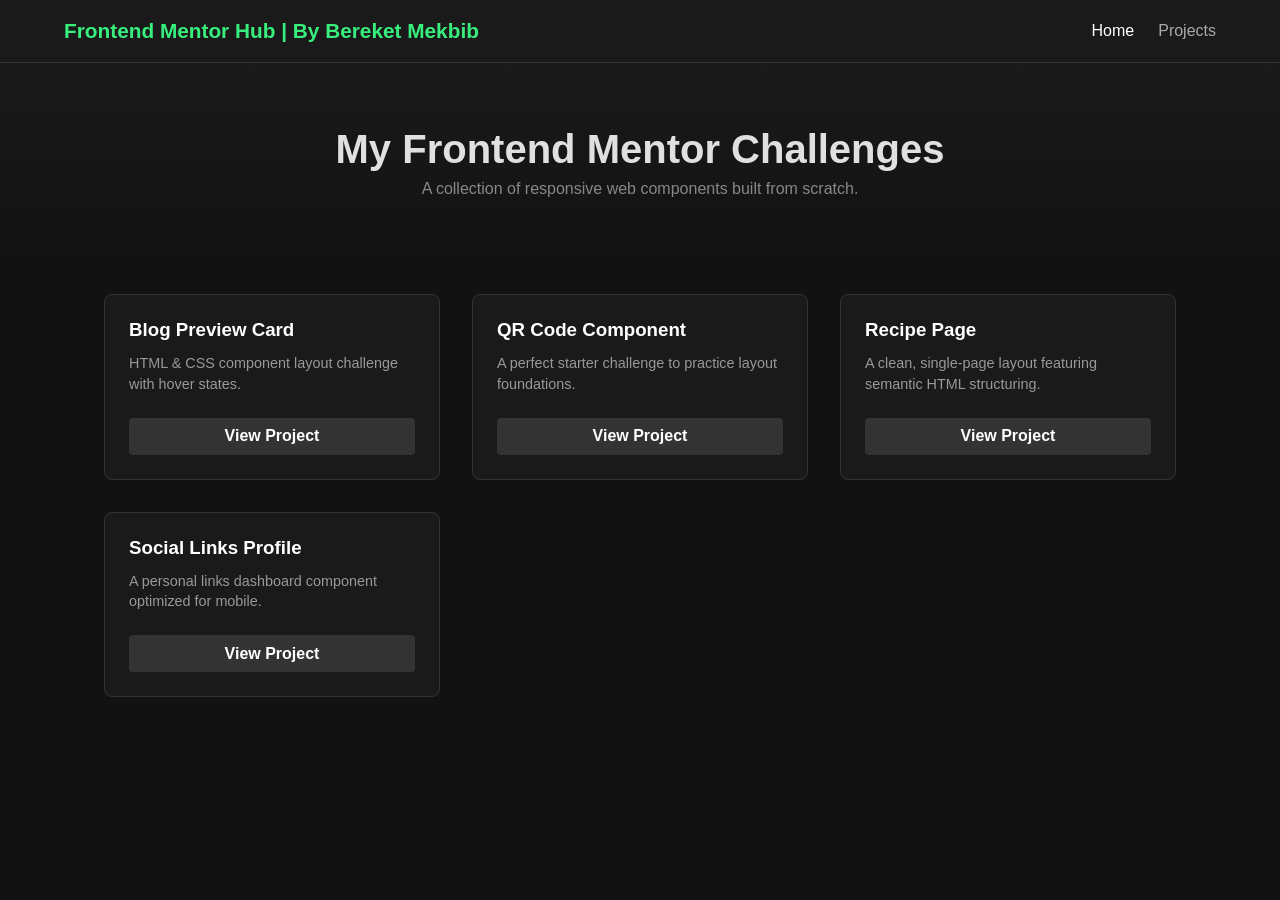
<file: index.html>
<!DOCTYPE html>
<html lang="en">
<head>
    <meta charset="UTF-8">
    <meta name="viewport" content="width=device-width, initial-scale=1.0">
    <title>Frontend Mentor Hub</title>
    <link rel="stylesheet" href="styles.css">
</head>
<body>
    <nav class="navbar">
        <div class="logo">Frontend Mentor Hub | By Bereket Mekbib</div>
        <ul class="nav-links">
            <li><a href="index.html" class="active">Home</a></li>
            <li><a href="#projects">Projects</a></li>
        </ul>
    </nav>

    <header class="hero">
        <h1>My Frontend Mentor Challenges</h1>
        <p>A collection of responsive web components built from scratch.</p>
    </header>

    <main id="projects" class="projects-grid">
        <!-- Blog Preview Card -->
        <div class="project-card">
            <div class="card-content">
                <h3>Blog Preview Card</h3>
                <p>HTML & CSS component layout challenge with hover states.</p>
                <a href="./blog-preview-card/index.html" class="btn">View Project</a>
            </div>
        </div>

        <!-- QR Code Component -->
        <div class="project-card">
            <div class="card-content">
                <h3>QR Code Component</h3>
                <p>A perfect starter challenge to practice layout foundations.</p>
                <a href="./qr-code-component/index.html" class="btn">View Project</a>
            </div>
        </div>

        <!-- Recipe Page -->
        <div class="project-card">
            <div class="card-content">
                <h3>Recipe Page</h3>
                <p>A clean, single-page layout featuring semantic HTML structuring.</p>
                <a href="./recipe-page/index.html" class="btn">View Project</a>
            </div>
        </div>

        <!-- Social Links Profile -->
        <div class="project-card">
            <div class="card-content">
                <h3>Social Links Profile</h3>
                <p>A personal links dashboard component optimized for mobile.</p>
                <a href="./social-links-profile/index.html" class="btn">View Project</a>
            </div>
        </div>
    </main>
</body>
</html>
</file>
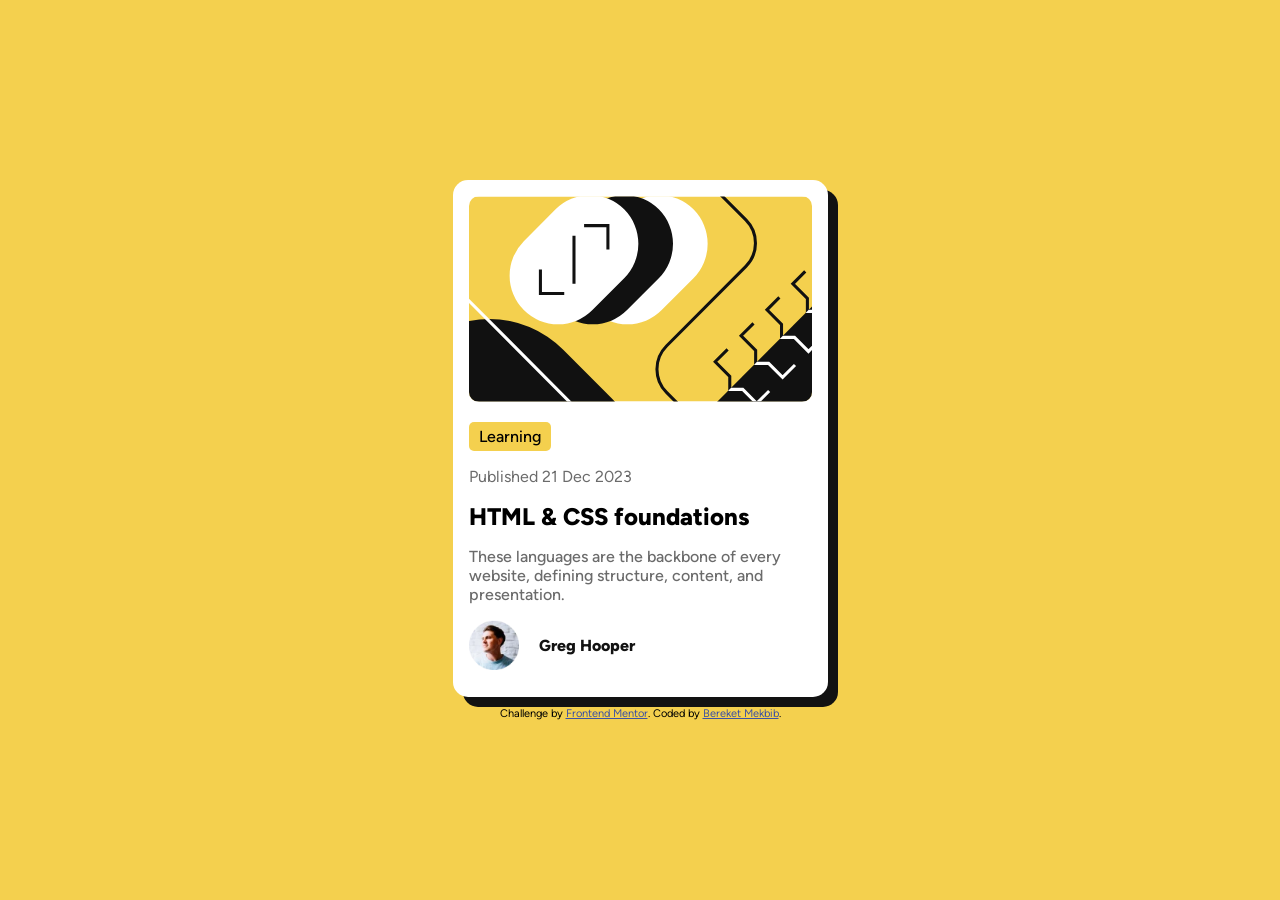
<file: blog-preview-card/index.html>
<!doctype html>
<html lang="en">
  <head>
    <meta charset="UTF-8" />
    <meta name="viewport" content="width=device-width, initial-scale=1.0" />
    <!-- displays site properly based on user's device -->

    <link
      rel="icon"
      type="image/png"
      sizes="32x32"
      href="./assets/images/favicon-32x32.png"
    />
    <link rel="stylesheet" href="style.css" />

    <title>Frontend Mentor | Blog preview card</title>

    <!-- Feel free to remove these styles or customise in your own stylesheet 👍 -->
    <style>
      .attribution {
        font-size: 0.6875rem;
        text-align: center;
      }
      .attribution a {
        color: hsl(228, 45%, 44%);
      }
    </style>
  </head>
  <body>
      <div class="blog-preview-card">
        <img
          src="./assets/images/illustration-article.svg"
          alt="Illustration article image"
          class="card-image"
        />
        <p class="blog-tag">Learning</p>
        <p class="publish-time">Published <time datetime="12-21-2023">21 Dec 2023</time></p>
        <h2>HTML & CSS foundations</h2>
        <p class="blog-desc">
          These languages are the backbone of every website, defining structure,
          content, and presentation.
        </p>
        <div class="author-profile">
          <img
            src="./assets/images/image-avatar.webp"
            alt="Greg Hooper avater image"
            class="card-avater"
          />
          <p>Greg Hooper</p>
        </div>
    </div>

    <footer class="attribution">
      Challenge by
      <a href="https://www.frontendmentor.io?ref=challenge">Frontend Mentor</a>.
      Coded by <a href="#">Bereket Mekbib</a>.
    </footer>
  </body>
</html>
</file>
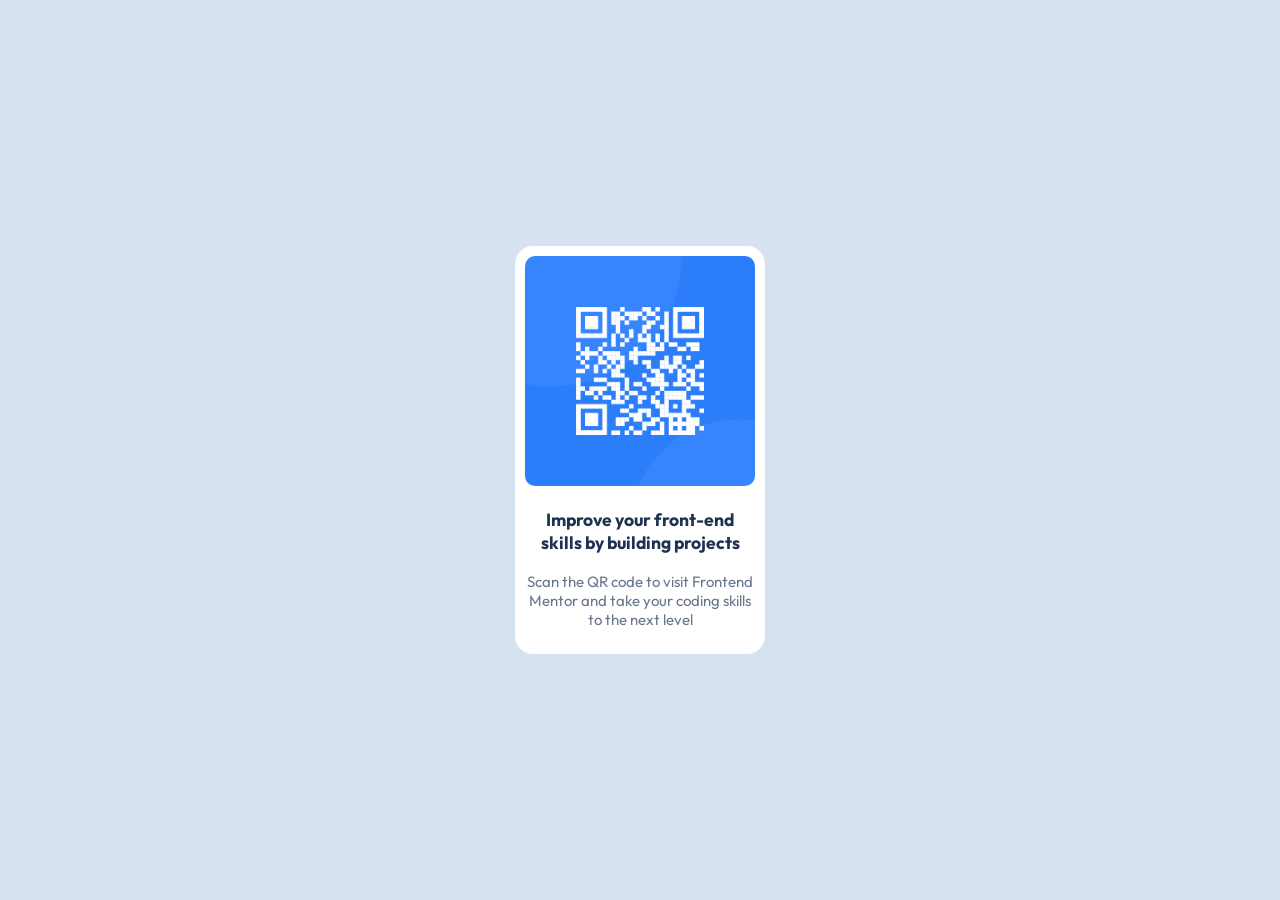
<file: qr-code-component/index.html>
<!DOCTYPE html>
<html lang="en">
<head>
  <meta charset="UTF-8">
  <meta name="viewport" content="width=device-width, initial-scale=1.0"> <!-- displays site properly based on user's device -->

  <link rel="icon" type="image/png" sizes="32x32" href="./images/favicon-32x32.png">
  <link rel="stylesheet" href="style.css">
  
  <title>Frontend Mentor | QR code component</title>

  <!-- Feel free to remove these styles or customise in your own stylesheet 👍 -->
  <!-- <style>
    .attribution { font-size: 11px; text-align: center; }
    .attribution a { color: hsl(228, 45%, 44%); }
  </style> -->
</head>
<body>

  <div class="qr-code-container">
    <img src="./images/image-qr-code.png" alt="qr code image" class="qr-code-img">
    <h3 class="qr-code-header">Improve your front-end skills by building projects</h3>
    <p class="qr-code-description">Scan the QR code to visit Frontend Mentor and take your coding skills to the next level</p>
  </div>
  
  <!-- <div class="attribution">
    Challenge by <a href="https://www.frontendmentor.io?ref=challenge" target="_blank">Frontend Mentor</a>. 
    Coded by <a href="#">Bereket Mekbib</a>.
  </div> -->
</body>
</html>
</file>
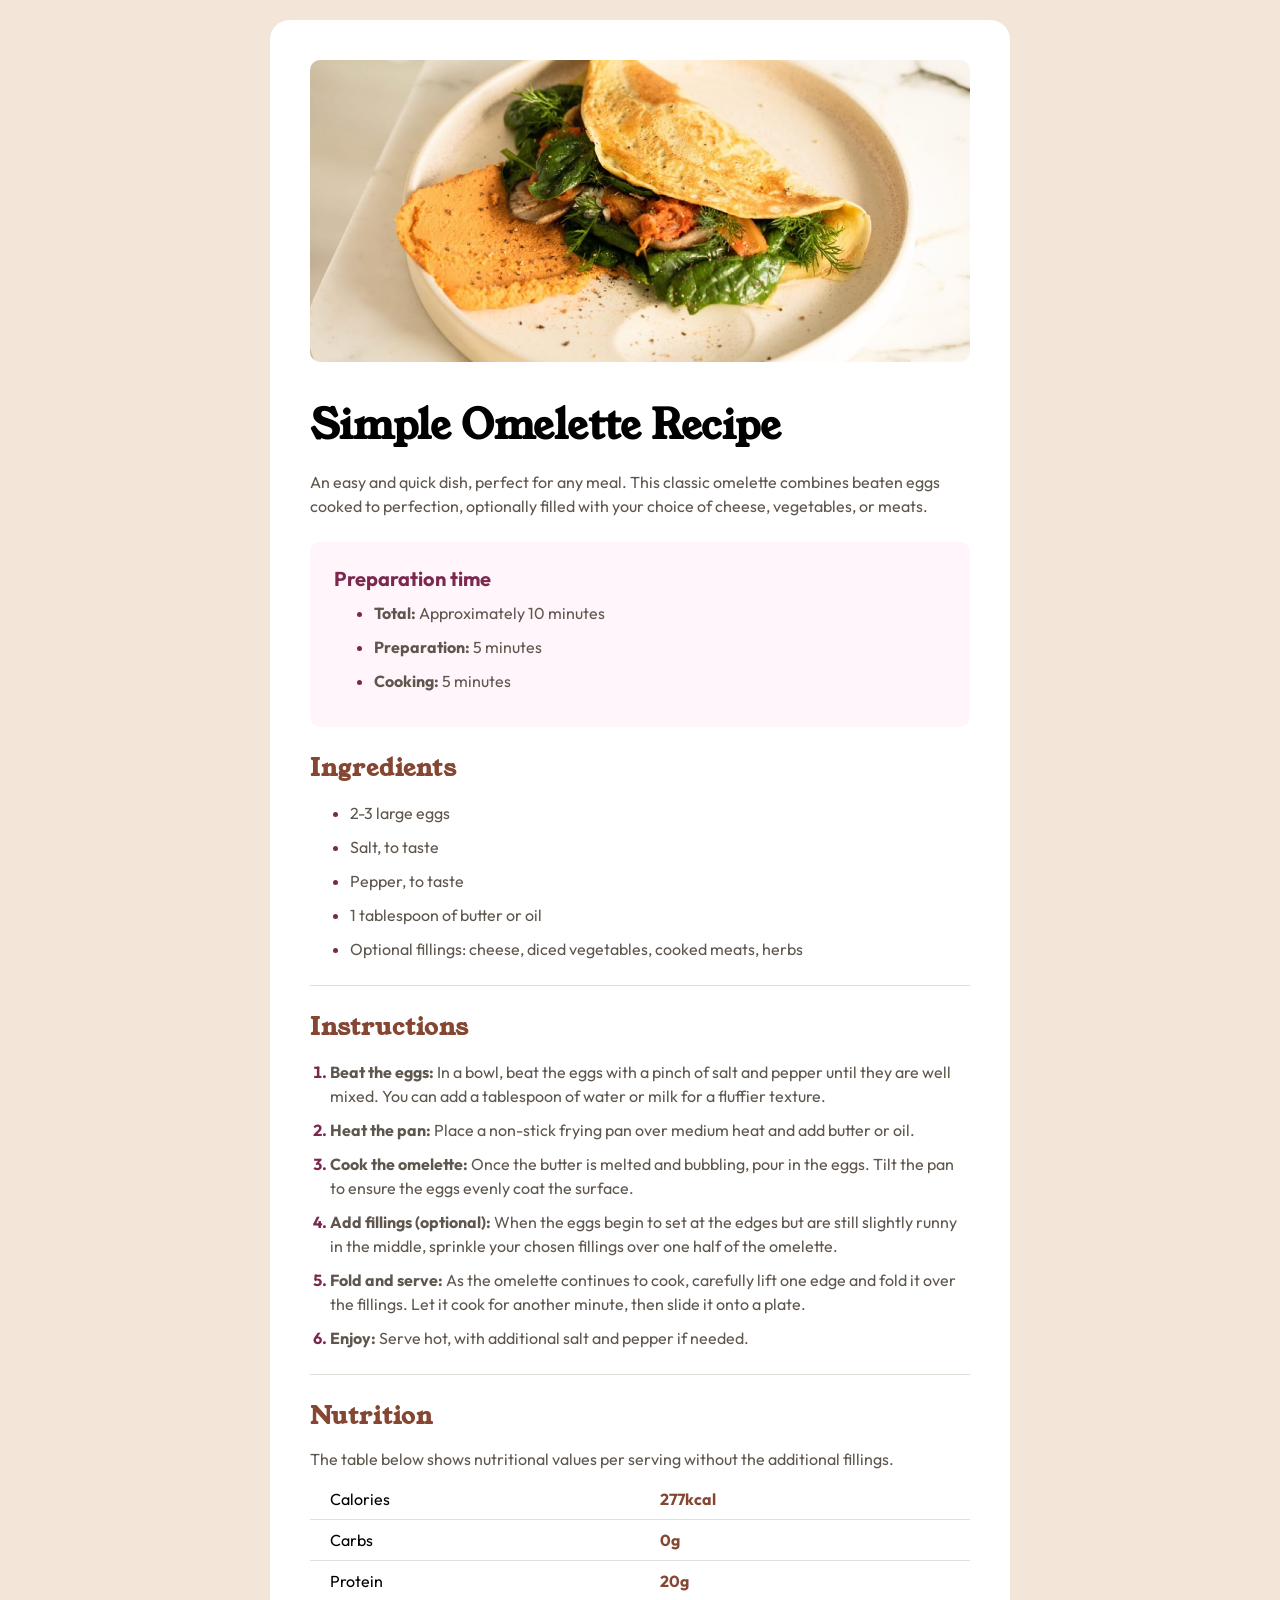
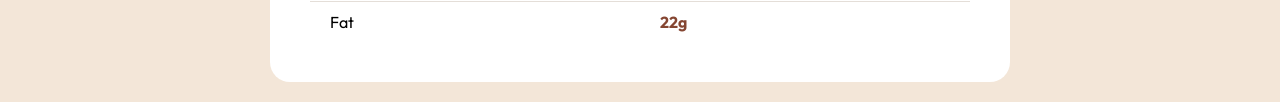
<file: recipe-page/index.html>
<!doctype html>
<html lang="en">
  <head>
    <meta charset="UTF-8" />
    <meta name="viewport" content="width=device-width, initial-scale=1.0" />
    <!-- displays site properly based on user's device -->

    <link
      rel="icon"
      type="image/png"
      sizes="32x32"
      href="./assets/images/favicon-32x32.png"
    />
    <link rel="stylesheet" href="styles.css" />

    <title>Frontend Mentor | Recipe page</title>
  </head>
  <body>
    <main class="recipe">
      <img
          src="./assets/images/image-omelette.jpeg"
          alt="Delicious Omelette on a dish"
          class="recipe-image"
        />
      <header>
        <h1 class="recipe-title">Simple Omelette Recipe</h1>
        <p class="recipe-description">
          An easy and quick dish, perfect for any meal. This classic omelette
          combines beaten eggs cooked to perfection, optionally filled with your
          choice of cheese, vegetables, or meats.
        </p>
      </header>

      <section class="prep-time">
        <h2>Preparation time</h2>
        <ul>
          <li><strong>Total: </strong>Approximately 10 minutes</li>
          <li><strong>Preparation: </strong>5 minutes</li>
          <li><strong>Cooking: </strong>5 minutes</li>
        </ul>
      </section>

      <section class="ingredient-section">
        <h2>Ingredients</h2>
        <ul>
          <li>2-3 large eggs</li>
          <li>Salt, to taste</li>
          <li>Pepper, to taste</li>
          <li>1 tablespoon of butter or oil</li>
          <li>
            Optional fillings: cheese, diced vegetables, cooked meats, herbs
          </li>
        </ul>
      </section>

      <div class="divider"></div>

      <section class="instruction-section">
        <h2>Instructions</h2>
        <ol>
          <li>
            <strong>Beat the eggs: </strong> In a bowl, beat the eggs with a
            pinch of salt and pepper until they are well mixed. You can add a
            tablespoon of water or milk for a fluffier texture.
          </li>
          <li>
            <strong>Heat the pan: </strong>Place a non-stick frying pan over
            medium heat and add butter or oil.
          </li>
          <li>
            <strong>Cook the omelette: </strong>Once the butter is melted and
            bubbling, pour in the eggs. Tilt the pan to ensure the eggs evenly
            coat the surface.
          </li>
          <li>
            <strong>Add fillings (optional): </strong>When the eggs begin to set
            at the edges but are still slightly runny in the middle, sprinkle
            your chosen fillings over one half of the omelette.
          </li>
          <li>
            <strong>Fold and serve: </strong>As the omelette continues to cook,
            carefully lift one edge and fold it over the fillings. Let it cook
            for another minute, then slide it onto a plate.
          </li>
          <li>
            <strong>Enjoy: </strong>Serve hot, with additional salt and pepper
            if needed.
          </li>
        </ol>
      </section>

      <div class="divider"></div>

      <section class="nutrition-section">
        <h2>Nutrition</h2>
        <p>
          The table below shows nutritional values per serving without the
          additional fillings.
        </p>
        <table class="nutrition-table">
          <tbody>
            <tr>
              <td>Calories</td>
              <td>277kcal</td>
            </tr>
            <tr>
              <td>Carbs</td>
              <td>0g</td>
            </tr>
            <tr>
              <td>Protein</td>
              <td>20g</td>
            </tr>
            <tr>
              <td>Fat</td>
              <td>22g</td>
            </tr>
          </tbody>
        </table>
      </section>
    </main>
  </body>
</html>
</file>
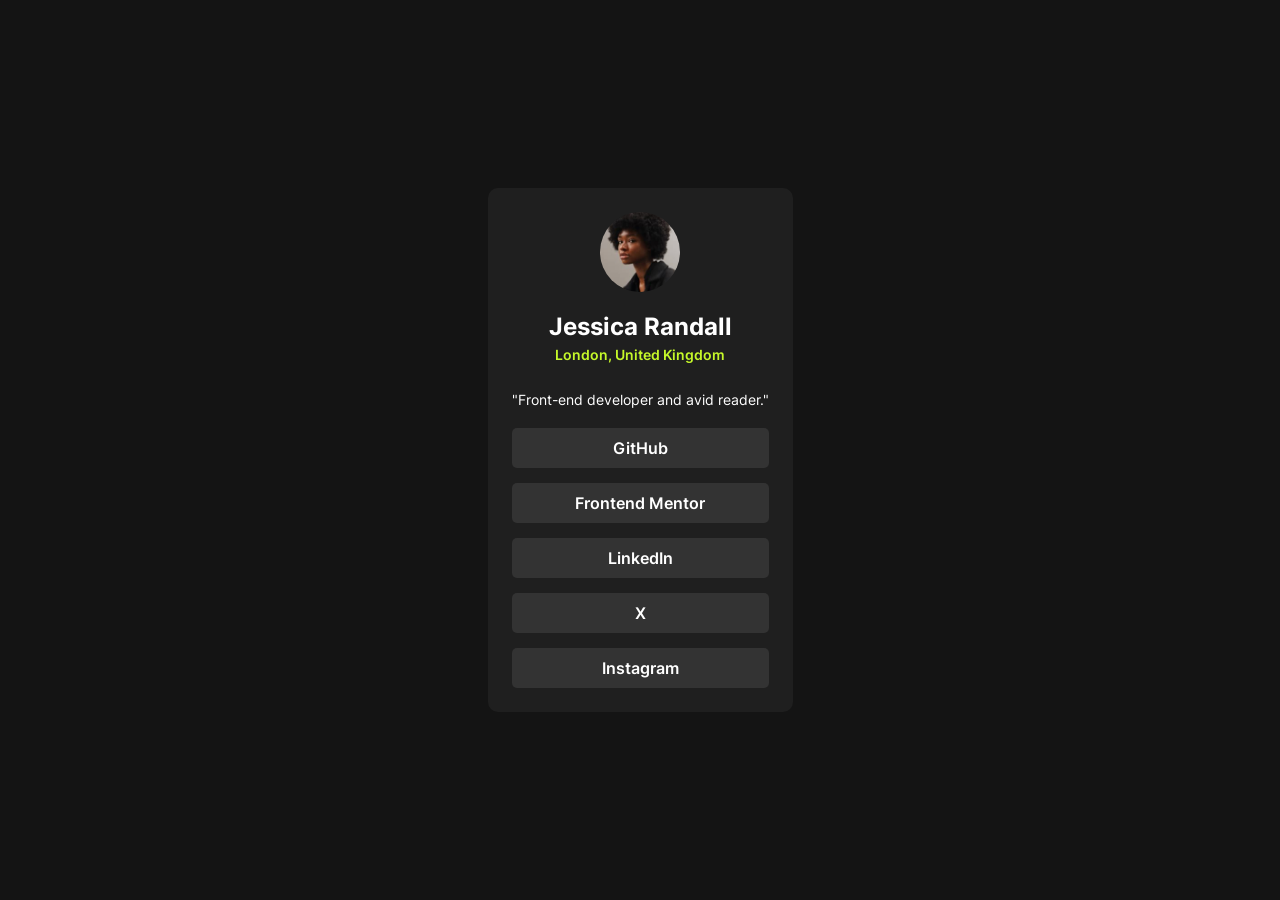
<file: social-links-profile/index.html>
<!doctype html>
<html lang="en">
  <head>
    <meta charset="UTF-8" />
    <meta name="viewport" content="width=device-width, initial-scale=1.0" />
    <link rel="stylesheet" href="styles.css" />

    <link
      rel="icon"
      type="image/png"
      sizes="32x32"
      href="./assets/images/favicon-32x32.png"
    />

    <title>Frontend Mentor | Social links profile</title>
  </head>
  <body>
    
    <div class="social-links-container">
      <img
        src="./assets/images/avatar-jessica.jpeg"
        alt="User profile picture"
        class="profile-picture"
      />
      <h2 class="user-name">Jessica Randall</h2>
      <p class="user-address">London, United Kingdom</p>
      <p class="user-bio">"Front-end developer and avid reader."</p>
        <a href="https://github.com/bereketmekbib/">GitHub</a>
        <a href="https://www.frontendmentor.io/profile/bereketmekbib">Frontend Mentor</a>
        <a href="https://www.linkedin.com/in/bereket-mekbib/">LinkedIn</a>
        <a href="https://x.com/DNkinfe">X</a>
        <a href="#">Instagram</a>
    </div>
  </body>
</html>
</file>
<file: styles.css>
* {
    margin: 0;
    padding: 0;
    box-sizing: border-box;
    font-family: 'Segoe UI', Tahoma, Geneva, Verdana, sans-serif;
}

body {
    background-color: #121212;
    color: #e0e0e0;
}

/* Navbar styles */
.navbar {
    display: flex;
    justify-content: space-between;
    align-items: center;
    padding: 1.2rem 5%;
    background-color: #1a1a1a;
    border-bottom: 1px solid #333;
}

.logo {
    font-size: 1.3rem;
    font-weight: 700;
    color: #38ef7d;
}

.nav-links {
    display: flex;
    list-style: none;
    gap: 1.5rem;
}

.nav-links a {
    text-decoration: none;
    color: #aaa;
    transition: color 0.2s;
}

.nav-links a:hover, .nav-links a.active {
    color: #fff;
}

/* Hero Section */
.hero {
    text-align: center;
    padding: 4rem 1rem;
    background: linear-gradient(180deg, #1a1a1a 0%, #121212 100%);
}

.hero h1 {
    font-size: 2.5rem;
    margin-bottom: 0.5rem;
}

.hero p {
    color: #888;
}

/* Projects Grid Layout */
.projects-grid {
    display: grid;
    grid-template-columns: repeat(auto-fit, minmax(250px, 1fr));
    gap: 2rem;
    padding: 2rem 5%;
    max-width: 1200px;
    margin: 0 auto;
}

.project-card {
    background-color: #1a1a1a;
    border: 1px solid #333;
    border-radius: 8px;
    transition: transform 0.2s, border-color 0.2s;
}

.project-card:hover {
    transform: translateY(-4px);
    border-color: #38ef7d;
}

.card-content {
    padding: 1.5rem;
}

.card-content h3 {
    margin-bottom: 0.75rem;
    color: #fff;
}

.card-content p {
    color: #999;
    font-size: 0.9rem;
    line-height: 1.4;
    margin-bottom: 1.5rem;
    min-height: 40px;
}

/* Global button action */
.btn {
    display: inline-block;
    width: 100%;
    text-align: center;
    padding: 0.6rem 0;
    background-color: #333;
    color: #fff;
    text-decoration: none;
    border-radius: 4px;
    font-weight: 600;
    transition: background-color 0.2s;
}

.btn:hover {
    background-color: #38ef7d;
    color: #121212;
}
</file>
<file: blog-preview-card/style.css>
:root {
  --yellow: hsl(47, 88%, 63%);
  --white: hsl(0, 0%, 100%);
  --gray-500: hsl(0, 0%, 42%);
  --gray-950: hsl(0, 0%, 7%);
  --mobile: 375px;
  --desktop: 1440px;
  --font-w-500: 500;
  --font-w-800: 800;
}
@font-face {
    font-family: Figtree;
    src: url("./assets/fonts/Figtree-VariableFont_wght.ttf");
}

* {
  box-sizing: border-box;
}

body {
  background-color: var(--yellow);
  height: 100vh;
  padding: 1em;
  margin: 0;
  font-family: Figtree;
  display: flex;
  flex-direction: column;
  justify-content: center;
  align-items: center;
}

.blog-preview-card {
    padding: 1em;
    max-width: var(--mobile);
    background-color: var(--white);
    border-radius: 15px;
    box-shadow: 10px 10px var(--gray-950);
    margin-bottom: 10px;
}

.card-image {
    width: 100%;
    border-radius: 10px;
}

.blog-tag {
    background-color: var(--yellow);
    width: fit-content;
    padding: 5px 10px;
    border-radius: 5px;
    font-weight: var(--font-w-500);
}

.publish-time {
    color: var(--gray-500);
    font-size: 1em;
}

h2 {
    font-weight: var(--font-w-800);
    margin: 0;
}

h2:hover {
    color: var(--yellow);
    cursor: pointer;
}

.blog-desc {
    font-weight: var(--font-w-500);
    color: var(--gray-500);
}

.author-profile {
    display: flex;
    align-items: center;
    margin-bottom: 10px;
    color: var(--gray-950);
    font-weight: var(--font-w-800);
}

.card-avater {
    width: 50px;
    margin-right: 20px;
}
</file>
<file: qr-code-component/style.css>
@import url('https://fonts.googleapis.com/css2?family=Outfit&display=swap');


:root {
    --white: hsl(0, 0%, 100%);

    --slate-300: hsl(212, 45%, 89%);
    --slate-500: hsl(216, 15%, 48%);
    --slate-900: hsl(218, 44%, 22%);
}

*,
*::before,
*::after {
    box-sizing: border-box;
}

body,
html {
    margin: 0;
    padding: 0;
}

body {
    font-size: 15px;
    font-family: outfit;
    display: grid;
    place-items: center;
    height: 100vh;
    background-color: var(--slate-300);
}

img {
    max-width: 100%;
}

.qr-code-container {
    max-width: 250px;
    padding: 10px;
    border-radius: 18px;
    background-color: var(--white);
}   

.qr-code-img {
    border-radius: 10px;
}

.qr-code-header {
    text-align: center;
    font-weight: 700;
    color: var(--slate-900);
}

.qr-code-description {
    text-align: center;
    font-size: 15px;
    font-weight: 400;
    color: var(--slate-500);
}

@media  screen and (max-width: 375px) {
    .qr-code-container {
        max-width: 200px;
    }
}

@media screen and (max-width: 510px) {
    .qr-code-container {
        max-width: 250px;
    }
}
</file>
<file: recipe-page/styles.css>
@font-face {
  font-family: Outfit;
  src: url("./assets/fonts/outfit/Outfit-VariableFont_wght.ttf");
}

@font-face {
  font-family: YoungSerif;
  src: url("./assets/fonts/young-serif/YoungSerif-Regular.ttf");
}

:root {
  --white: hsl(0, 0%, 100%);
  --ston-100: hsl(30, 54%, 90%);
  --ston-150: hsl(30, 18%, 87%);
  --ston-600: hsl(30, 10%, 34%);
  --ston-900: hsl(24, 5%, 18%);
  --brown: hsl(14, 45%, 36%);
  --rose-800: hsl(332, 51%, 32%);
  --rose-50: hsl(330, 100%, 98%);

  --fz: 16px;

  --young-fw: 400;
  --outfit-fw-light: 400;
  --outfit-fw-mid: 600;
  --outfit-fw-bold: 700;
}

*,
*::before,
*::after {
  box-sizing: border-box;
  margin: 0;
  padding: 0;
}

body {
  font-family: Outfit, sans-serif;
  min-height: 100vh;
  display: flex;
  justify-content: center;
  align-items: center;
  padding: 20px 40px;
  background-color: var(--ston-100);
}

h1,
h2 {
  font-family: YoungSerif;
}

main.recipe {
  padding: 40px;
  width: 100%;
  max-width: 740px;
  background-color: var(--white);
  border-radius: 20px;
}

.recipe p {
  color: var(--ston-600);
  font-weight: var(--outfit-fw-light);
}

img.recipe-image {
  width: 100%;
  object-fit: cover;
  border-radius: 10px;
}

header .recipe-title {
  font-size: 2.5rem;
  margin: 40px 0 24px 0;
  line-height: 1;
}

header .recipe-description {
  line-height: 1.5;
  font-size: 1rem;
  margin-bottom: 24px;
}

.prep-time {
  background-color: var(--rose-50);
  padding: 24px;
  margin-bottom: 24px;
  border-radius: 10px;
}

.prep-time h2 {
  color: var(--rose-800);
  margin-bottom: 10px;
  font-size: 1.25em;
  font-family: var(--young-fw), sans-serif;
}

ul,
ol {
  padding-left: 40px;
}

li {
  margin-bottom: 10px;
  line-height: 1.5;
  color: var(--ston-600);
}

li::marker {
  color: var(--rose-800);
  font-weight: var(--outfit-fw-bold);
}

strong {
  color: var(--ston-600);
  font-weight: var(--outfit-fw-bold);
}

h2:not(.prep-time h2) {
  color: var(--brown);
  font-weight: var(--outfit-fw-mid);
  letter-spacing: 1px;
  margin: 0 0 16px 0;
}

.divider {
  border: 0;
  border-top: 1px solid var(--ston-150);
  background-color: var(--ston-600);
  margin: 24px 0;
}

.instruction-section ol {
  padding-left: 20px;
}

.nutrition-section p {
  margin-bottom: 10px;
}

.nutrition-table {
  width: 100%;
  border-collapse: collapse;
}

.nutrition-table tr {
  border-bottom: 1px solid var(--ston-150);
}

.nutrition-table tr:last-child {
  border-bottom: none;
}

.nutrition-table td {
  width: 50%;
  padding: 10px 20px;
}

.nutrition-table td:last-child {
  color: var(--brown);
  font-weight: bold;
}

@media (max-width: 600px) {
  body {
    padding: 0;
  }

  main.recipe {
    border-radius: 0;
    padding: 0 0 30px 0;
  }

  img.recipe-image {
    border-radius: 0;
  }

  .recipe section,
  .recipe header {
    padding: 0 30px;
  }

  .divider {
    margin: 5px 10px;
  }
}
</file>
<file: social-links-profile/styles.css>
:root {
  --green: hsl(75, 94%, 57%);
  --white: hsl(0, 0%, 100%);
  --grey-700: hsl(0, 0%, 20%);
  --grey-800: hsl(0, 0%, 12%);
  --grey-900: hsl(0, 0%, 8%);
}

@font-face {
  font-family: Inter;
  src: url("./assets/fonts/Inter-VariableFont_slnt\,wght.ttf");
}

* {
  box-sizing: border-box;
}

body {
  font-family: Inter;
  min-height: 100vh;
  margin: 0;
  display: flex;
  justify-content: center;
  align-items: center;
  background-color: var(--grey-900);
}

.social-links-container {
  display: flex;
  flex-direction: column;
  align-items: center;
  text-align: center;
  padding: 1.5em;
  border-radius: 10px;
  background-color: var(--grey-800);
  color: var(--white);
}

.profile-picture {
  width: 80px;
  height: 80px;
  border-radius: 50%;
}

h2 {
  margin-bottom: 0;
}

p {
  font-size: 14px;
}

p.user-address {
  margin-top: 5px;
  color: var(--green);
  font-weight: 600;
}

p.user-bio {
    margin-bottom: 20px;
    font-weight: 400;
}

a {
  width: 100%;
  margin-bottom: 15px;
  padding: 10px;
  border: none;
  border-radius: 5px;
  background-color: var(--grey-700);
  color: var(--white);
  text-decoration: none;
  font-weight: 600;
}

a:hover {
  background-color: var(--green);
  color: var(--grey-700);
}

a:last-child {
  margin-bottom: 0;
}
</file>
